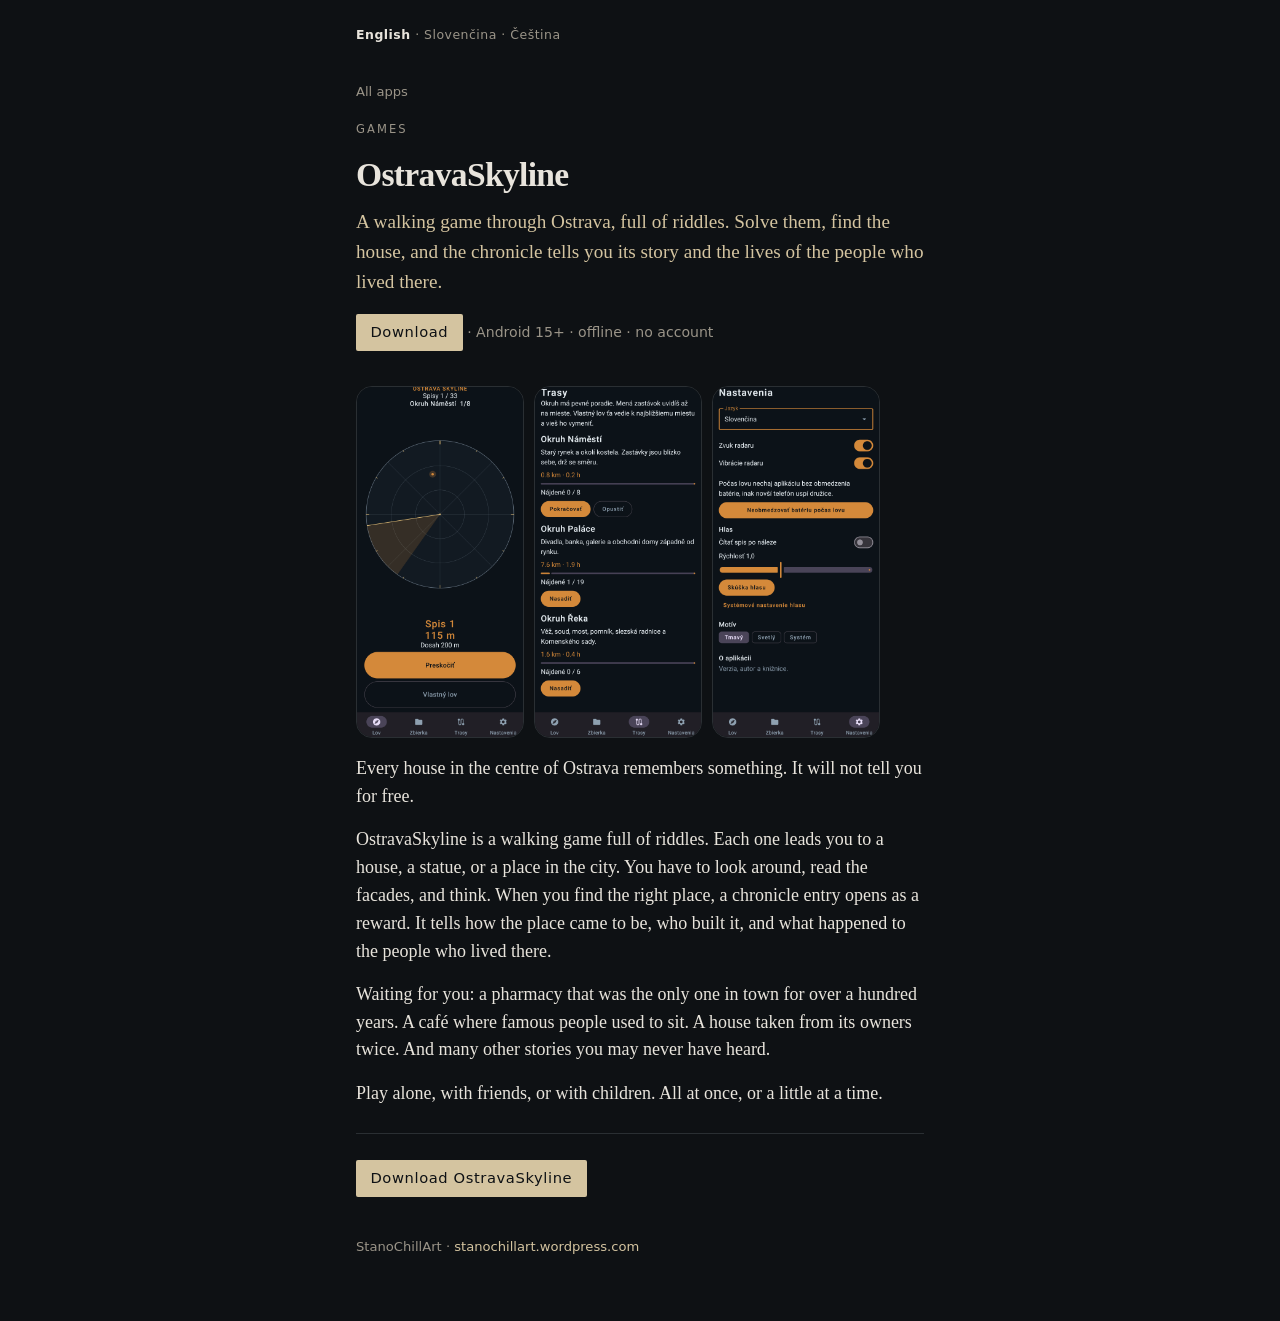
<file: docs/index.html>
<!DOCTYPE html>
<html lang="en">
<head>
<meta charset="utf-8">
<meta name="viewport" content="width=device-width, initial-scale=1">
<title>OstravaSkyline: A walking game through Ostrava, full of riddles. Solve them, find the house, and the chronicle tells you its story and the lives of the people who lived there.</title>
<link rel="stylesheet" href="assets/style.css">
</head>
<body>
<div class="wrap">
<nav class="langs"><strong>English</strong> · <a href="sk/">Slovenčina</a> · <a href="cs/">Čeština</a></nav>
<p class="home"><a href="https://stanochillart.github.io/">All apps</a></p>
<p class="kicker">Games</p>
<h1>OstravaSkyline</h1>
<p class="tag">A walking game through Ostrava, full of riddles. Solve them, find the house, and the chronicle tells you its story and the lives of the people who lived there.</p>
<p class="meta"><a class="dl" href="https://github.com/stanochillart/OstravaSkyline/releases/download/v1.0/OstravaSkyline-1.0.apk">Download</a> · Android 15+ · offline · no account</p>
<div class="shots">
<img src="screenshots/01.png" alt="OstravaSkyline">
<img src="screenshots/02.png" alt="OstravaSkyline">
<img src="screenshots/03.png" alt="OstravaSkyline">
</div>
<p>Every house in the centre of Ostrava remembers something. It will not tell you for free.</p>
<p>OstravaSkyline is a walking game full of riddles. Each one leads you to a house, a statue, or a place in the city. You have to look around, read the facades, and think. When you find the right place, a chronicle entry opens as a reward. It tells how the place came to be, who built it, and what happened to the people who lived there.</p>
<p>Waiting for you: a pharmacy that was the only one in town for over a hundred years. A café where famous people used to sit. A house taken from its owners twice. And many other stories you may never have heard.</p>
<p>Play alone, with friends, or with children. All at once, or a little at a time.</p>
<hr>
<p><a class="dl" href="https://github.com/stanochillart/OstravaSkyline/releases/download/v1.0/OstravaSkyline-1.0.apk">Download OstravaSkyline</a></p>
<footer>StanoChillArt · <a href="https://stanochillart.wordpress.com/">stanochillart.wordpress.com</a></footer>
</div>
</body>
</html>
</file>
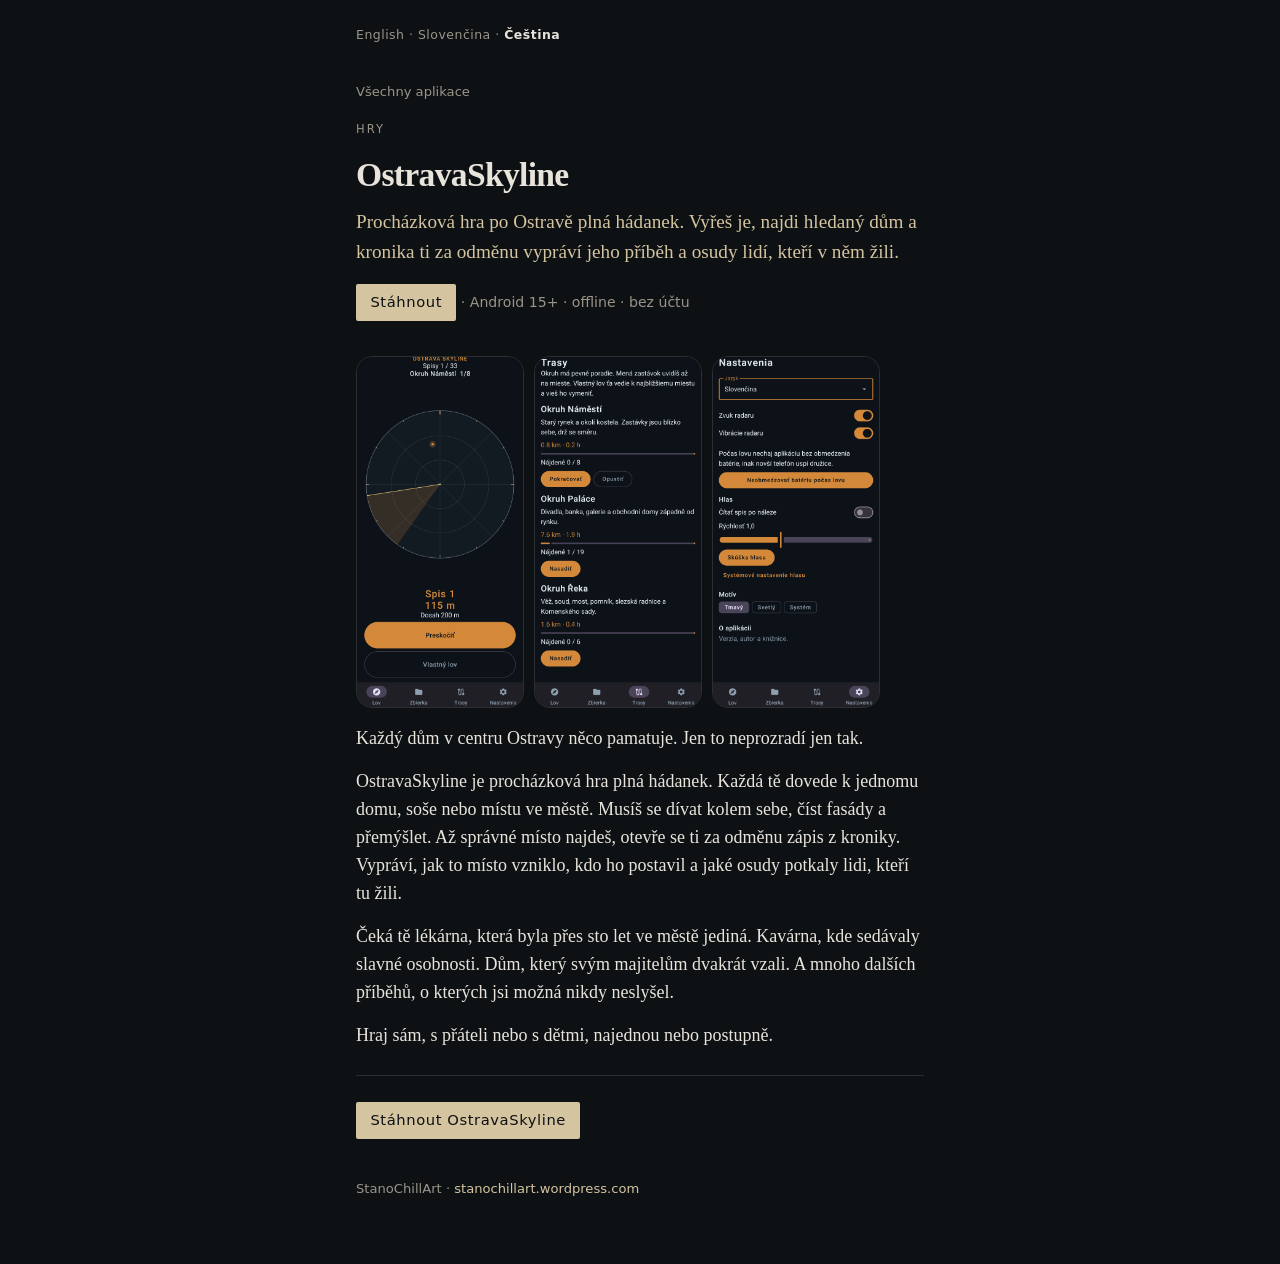
<file: docs/cs/index.html>
<!DOCTYPE html>
<html lang="cs">
<head>
<meta charset="utf-8">
<meta name="viewport" content="width=device-width, initial-scale=1">
<title>OstravaSkyline: Procházková hra po Ostravě plná hádanek. Vyřeš je, najdi hledaný dům a kronika ti za odměnu vypráví jeho příběh a osudy lidí, kteří v něm žili.</title>
<link rel="stylesheet" href="../assets/style.css">
</head>
<body>
<div class="wrap">
<nav class="langs"><a href="../">English</a> · <a href="../sk/">Slovenčina</a> · <strong>Čeština</strong></nav>
<p class="home"><a href="https://stanochillart.github.io/cs/">Všechny aplikace</a></p>
<p class="kicker">Hry</p>
<h1>OstravaSkyline</h1>
<p class="tag">Procházková hra po Ostravě plná hádanek. Vyřeš je, najdi hledaný dům a kronika ti za odměnu vypráví jeho příběh a osudy lidí, kteří v něm žili.</p>
<p class="meta"><a class="dl" href="https://github.com/stanochillart/OstravaSkyline/releases/download/v1.0/OstravaSkyline-1.0.apk">Stáhnout</a> · Android 15+ · offline · bez účtu</p>
<div class="shots">
<img src="../screenshots/01.png" alt="OstravaSkyline">
<img src="../screenshots/02.png" alt="OstravaSkyline">
<img src="../screenshots/03.png" alt="OstravaSkyline">
</div>
<p>Každý dům v centru Ostravy něco pamatuje. Jen to neprozradí jen tak.</p>
<p>OstravaSkyline je procházková hra plná hádanek. Každá tě dovede k jednomu domu, soše nebo místu ve městě. Musíš se dívat kolem sebe, číst fasády a přemýšlet. Až správné místo najdeš, otevře se ti za odměnu zápis z kroniky. Vypráví, jak to místo vzniklo, kdo ho postavil a jaké osudy potkaly lidi, kteří tu žili.</p>
<p>Čeká tě lékárna, která byla přes sto let ve městě jediná. Kavárna, kde sedávaly slavné osobnosti. Dům, který svým majitelům dvakrát vzali. A mnoho dalších příběhů, o kterých jsi možná nikdy neslyšel.</p>
<p>Hraj sám, s přáteli nebo s dětmi, najednou nebo postupně.</p>
<hr>
<p><a class="dl" href="https://github.com/stanochillart/OstravaSkyline/releases/download/v1.0/OstravaSkyline-1.0.apk">Stáhnout OstravaSkyline</a></p>
<footer>StanoChillArt · <a href="https://stanochillart.wordpress.com/">stanochillart.wordpress.com</a></footer>
</div>
</body>
</html>
</file>
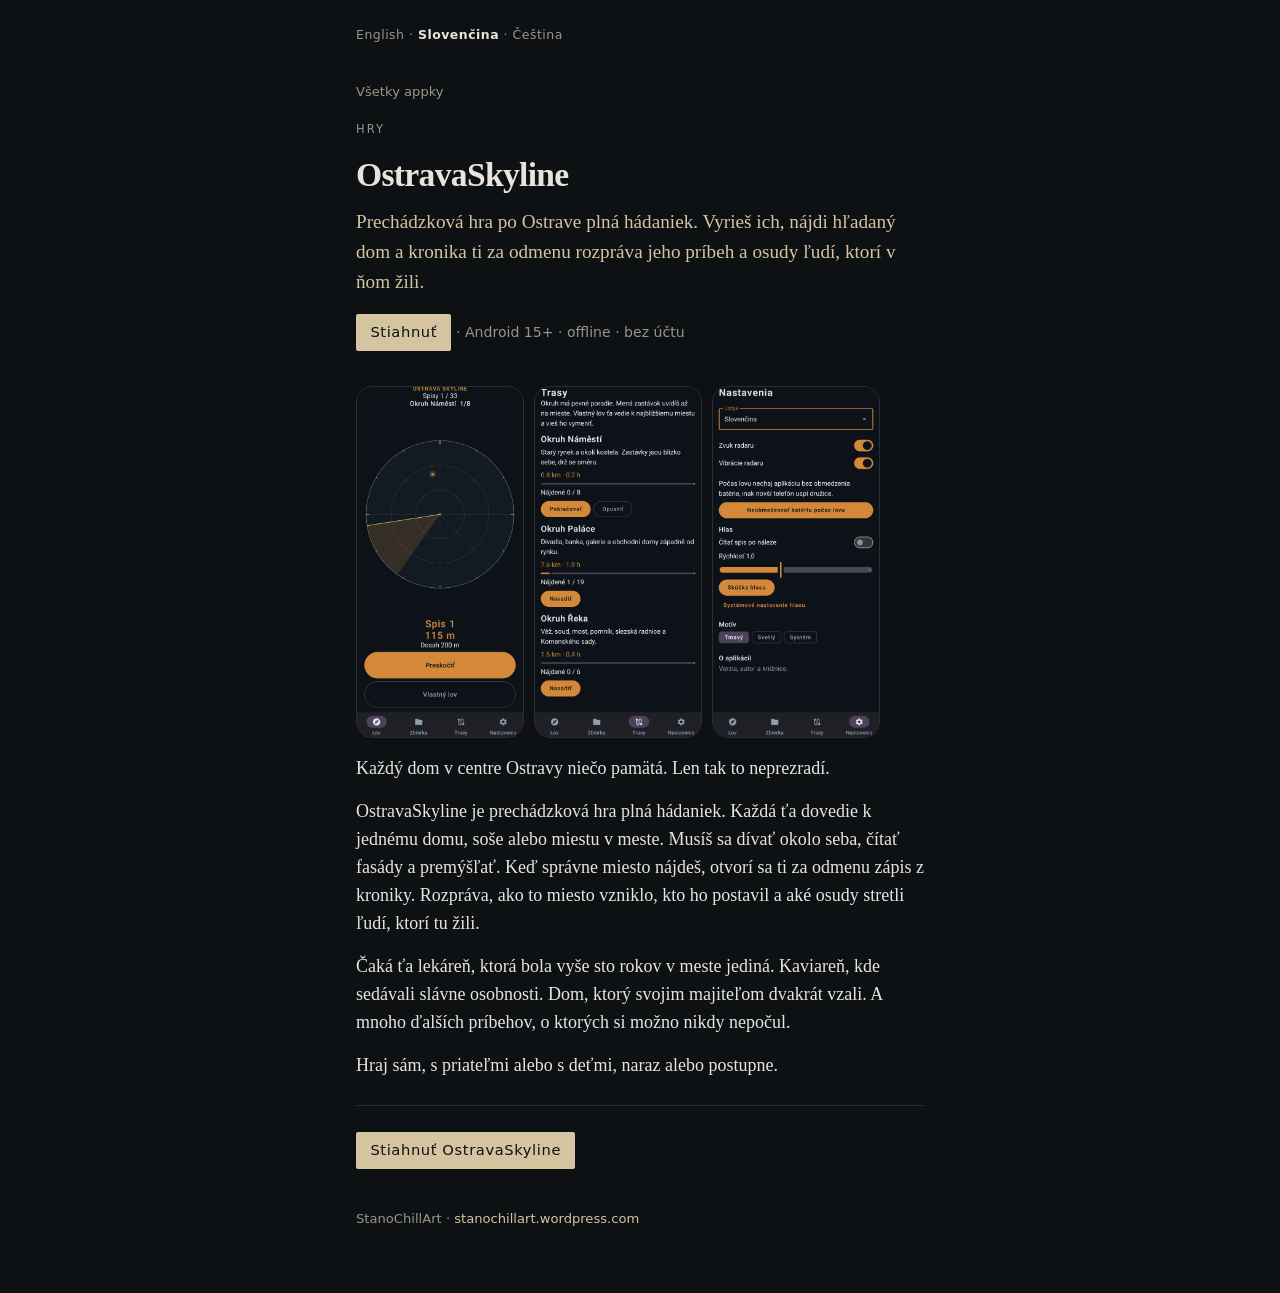
<file: docs/sk/index.html>
<!DOCTYPE html>
<html lang="sk">
<head>
<meta charset="utf-8">
<meta name="viewport" content="width=device-width, initial-scale=1">
<title>OstravaSkyline: Prechádzková hra po Ostrave plná hádaniek. Vyrieš ich, nájdi hľadaný dom a kronika ti za odmenu rozpráva jeho príbeh a osudy ľudí, ktorí v ňom žili.</title>
<link rel="stylesheet" href="../assets/style.css">
</head>
<body>
<div class="wrap">
<nav class="langs"><a href="../">English</a> · <strong>Slovenčina</strong> · <a href="../cs/">Čeština</a></nav>
<p class="home"><a href="https://stanochillart.github.io/sk/">Všetky appky</a></p>
<p class="kicker">Hry</p>
<h1>OstravaSkyline</h1>
<p class="tag">Prechádzková hra po Ostrave plná hádaniek. Vyrieš ich, nájdi hľadaný dom a kronika ti za odmenu rozpráva jeho príbeh a osudy ľudí, ktorí v ňom žili.</p>
<p class="meta"><a class="dl" href="https://github.com/stanochillart/OstravaSkyline/releases/download/v1.0/OstravaSkyline-1.0.apk">Stiahnuť</a> · Android 15+ · offline · bez účtu</p>
<div class="shots">
<img src="../screenshots/01.png" alt="OstravaSkyline">
<img src="../screenshots/02.png" alt="OstravaSkyline">
<img src="../screenshots/03.png" alt="OstravaSkyline">
</div>
<p>Každý dom v centre Ostravy niečo pamätá. Len tak to neprezradí.</p>
<p>OstravaSkyline je prechádzková hra plná hádaniek. Každá ťa dovedie k jednému domu, soše alebo miestu v meste. Musíš sa dívať okolo seba, čítať fasády a premýšľať. Keď správne miesto nájdeš, otvorí sa ti za odmenu zápis z kroniky. Rozpráva, ako to miesto vzniklo, kto ho postavil a aké osudy stretli ľudí, ktorí tu žili.</p>
<p>Čaká ťa lekáreň, ktorá bola vyše sto rokov v meste jediná. Kaviareň, kde sedávali slávne osobnosti. Dom, ktorý svojim majiteľom dvakrát vzali. A mnoho ďalších príbehov, o ktorých si možno nikdy nepočul.</p>
<p>Hraj sám, s priateľmi alebo s deťmi, naraz alebo postupne.</p>
<hr>
<p><a class="dl" href="https://github.com/stanochillart/OstravaSkyline/releases/download/v1.0/OstravaSkyline-1.0.apk">Stiahnuť OstravaSkyline</a></p>
<footer>StanoChillArt · <a href="https://stanochillart.wordpress.com/">stanochillart.wordpress.com</a></footer>
</div>
</body>
</html>
</file>
<file: docs/assets/style.css>
:root {
  --bg: #0e1114;
  --fg: #e8e4dc;
  --muted: #9a9488;
  --line: #2a2f33;
  --accent: #d4c4a0;
}
* { box-sizing: border-box; }
html, body { margin: 0; padding: 0; }
body {
  background: var(--bg);
  color: var(--fg);
  font: 18px/1.55 "Iowan Old Style", "Palatino Linotype", Palatino, Georgia, serif;
  min-height: 100vh;
}
a { color: var(--accent); text-decoration: none; }
a:hover { text-decoration: underline; }
.wrap {
  max-width: 38rem;
  margin: 0 auto;
  padding: 1.5rem 1.25rem 4rem;
}
.wrap.wide { max-width: 68rem; }
.hero { max-width: 36rem; margin-bottom: 2.6rem; }
.hero h1 { font-size: 2.45rem; }
.home {
  font-family: system-ui, sans-serif;
  font-size: 0.82rem;
  margin: 0 0 1.15rem;
}
.home a { color: var(--muted); }
.cards {
  display: grid;
  grid-template-columns: repeat(auto-fill, minmax(16.8rem, 1fr));
  gap: 0.85rem;
  list-style: none;
  padding: 0;
  margin: 0 0 2.4rem;
}
.card {
  display: flex;
  flex-direction: column;
  min-height: 10rem;
  margin: 0;
  padding: 1.1rem 1.15rem 1.15rem;
  border: 1px solid var(--line);
  background: #14181c;
}
.card .name { font-size: 1.12rem; margin: 0 0 0.35rem; }
.card .line {
  color: var(--muted);
  font-size: 0.98rem;
  flex: 1;
  margin: 0;
}
.card .acts {
  font-family: system-ui, sans-serif;
  font-size: 0.8rem;
  margin-top: 0.95rem;
}
.card .acts a { margin-right: 0.9rem; }
.langs {
  font-family: system-ui, sans-serif;
  font-size: 0.78rem;
  letter-spacing: 0.04em;
  color: var(--muted);
  margin-bottom: 2.25rem;
  line-height: 1.8;
}
.langs a { color: var(--muted); }
.langs strong { color: var(--fg); font-weight: 600; }
.kicker {
  font-family: system-ui, sans-serif;
  font-size: 0.72rem;
  letter-spacing: 0.18em;
  text-transform: uppercase;
  color: var(--muted);
  margin: 0 0 0.6rem;
}
h1 {
  font-size: 2.1rem;
  font-weight: 600;
  letter-spacing: -0.02em;
  margin: 0 0 0.4rem;
}
.tag {
  font-size: 1.2rem;
  color: var(--accent);
  margin: 0 0 1.1rem;
}
.meta {
  font-family: system-ui, sans-serif;
  font-size: 0.88rem;
  color: var(--muted);
  margin: 0 0 2rem;
}
.dl {
  display: inline-block;
  font-family: system-ui, sans-serif;
  font-size: 0.92rem;
  letter-spacing: 0.04em;
  color: var(--bg);
  background: var(--accent);
  padding: 0.45rem 0.9rem;
  border-radius: 2px;
  text-decoration: none;
}
.dl:hover { text-decoration: none; filter: brightness(1.08); }
hr {
  border: 0;
  border-top: 1px solid var(--line);
  margin: 1.6rem 0;
}
p { margin: 0 0 0.95rem; }
footer {
  margin-top: 2.5rem;
  font-family: system-ui, sans-serif;
  font-size: 0.82rem;
  color: var(--muted);
}
.list { list-style: none; padding: 0; margin: 0 0 2rem; }
.list li {
  padding: 0.85rem 0;
  border-top: 1px solid var(--line);
}
.list .name { font-size: 1.15rem; }
.list .line { color: var(--muted); font-size: 0.95rem; margin-top: 0.2rem; }
.list .acts {
  font-family: system-ui, sans-serif;
  font-size: 0.82rem;
  margin-top: 0.35rem;
  color: var(--muted);
}
h2 {
  font-size: 0.78rem;
  font-family: system-ui, sans-serif;
  letter-spacing: 0.16em;
  text-transform: uppercase;
  color: var(--muted);
  margin: 2rem 0 0.4rem;
  font-weight: 600;
}
.shots {
  display: flex;
  gap: 0.65rem;
  overflow-x: auto;
  margin: 1.4rem 0 0.4rem;
  padding: 0.15rem 0 0.7rem;
  -webkit-overflow-scrolling: touch;
}
.shots img {
  height: 22rem;
  width: auto;
  border-radius: 1rem;
  border: 1px solid var(--line);
  background: #000;
  flex: 0 0 auto;
}
</file>
